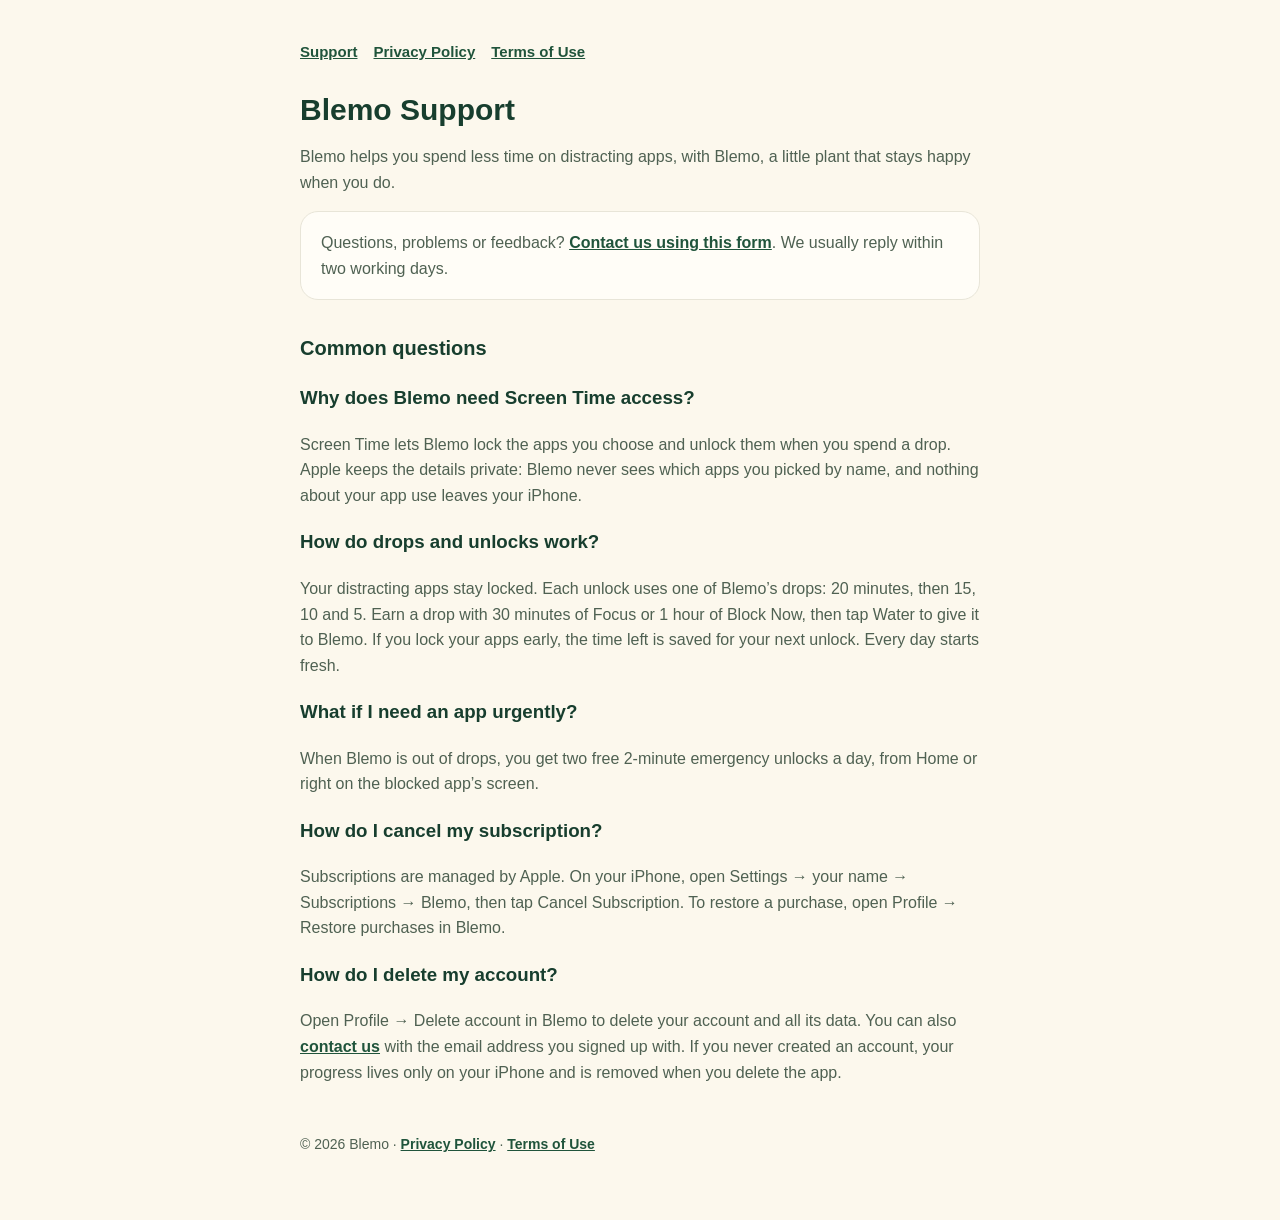
<file: index.html>
<!doctype html>
<html lang="en">
<head>
<meta charset="utf-8">
<meta name="viewport" content="width=device-width, initial-scale=1">
<title>Blemo Support</title>
<meta name="description" content="Help and contact for Blemo, the app that helps you spend less time on distracting apps.">
<link rel="stylesheet" href="style.css">
</head>
<body>
<main>
  <nav><a href="./">Support</a><a href="privacy/">Privacy Policy</a><a href="https://www.apple.com/legal/internet-services/itunes/dev/stdeula/">Terms of Use</a></nav>
  <h1>Blemo Support</h1>
  <p>Blemo helps you spend less time on distracting apps, with Blemo, a little plant that stays happy when you do.</p>

  <div class="card"><p>Questions, problems or feedback? <a href="https://tally.so/r/Zj47zV">Contact us using this form</a>. We usually reply within two working days.</p></div>

  <h2>Common questions</h2>
  <h3>Why does Blemo need Screen Time access?</h3>
  <p>Screen Time lets Blemo lock the apps you choose and unlock them when you spend a drop. Apple keeps the details private: Blemo never sees which apps you picked by name, and nothing about your app use leaves your iPhone.</p>
  <h3>How do drops and unlocks work?</h3>
  <p>Your distracting apps stay locked. Each unlock uses one of Blemo’s drops: 20 minutes, then 15, 10 and 5. Earn a drop with 30 minutes of Focus or 1 hour of Block Now, then tap Water to give it to Blemo. If you lock your apps early, the time left is saved for your next unlock. Every day starts fresh.</p>
  <h3>What if I need an app urgently?</h3>
  <p>When Blemo is out of drops, you get two free 2-minute emergency unlocks a day, from Home or right on the blocked app’s screen.</p>
  <h3>How do I cancel my subscription?</h3>
  <p>Subscriptions are managed by Apple. On your iPhone, open Settings → your name → Subscriptions → Blemo, then tap Cancel Subscription. To restore a purchase, open Profile → Restore purchases in Blemo.</p>
  <h3>How do I delete my account?</h3>
  <p>Open Profile → Delete account in Blemo to delete your account and all its data. You can also <a href="https://tally.so/r/Zj47zV">contact us</a> with the email address you signed up with. If you never created an account, your progress lives only on your iPhone and is removed when you delete the app.</p>

  <footer>© 2026 Blemo · <a href="privacy/">Privacy Policy</a> · <a href="https://www.apple.com/legal/internet-services/itunes/dev/stdeula/">Terms of Use</a></footer>
</main>
</body>
</html>
</file>
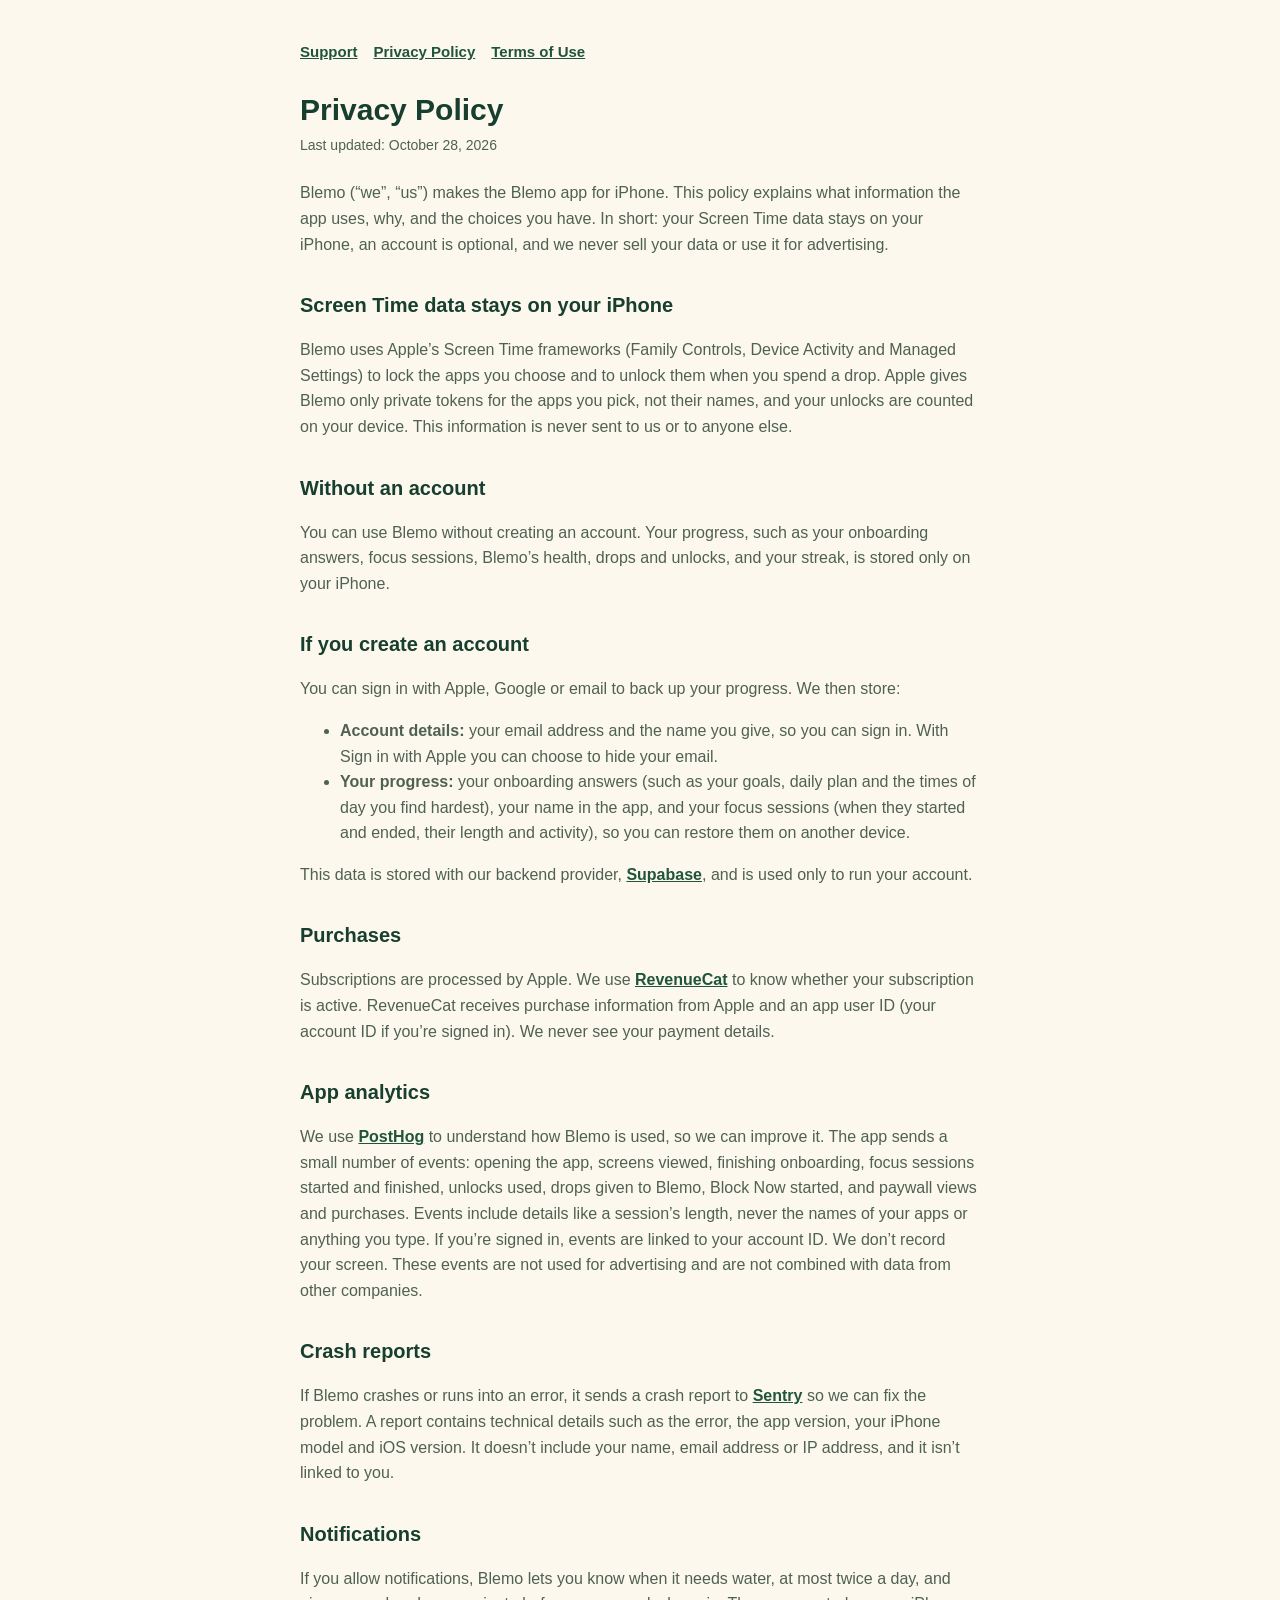
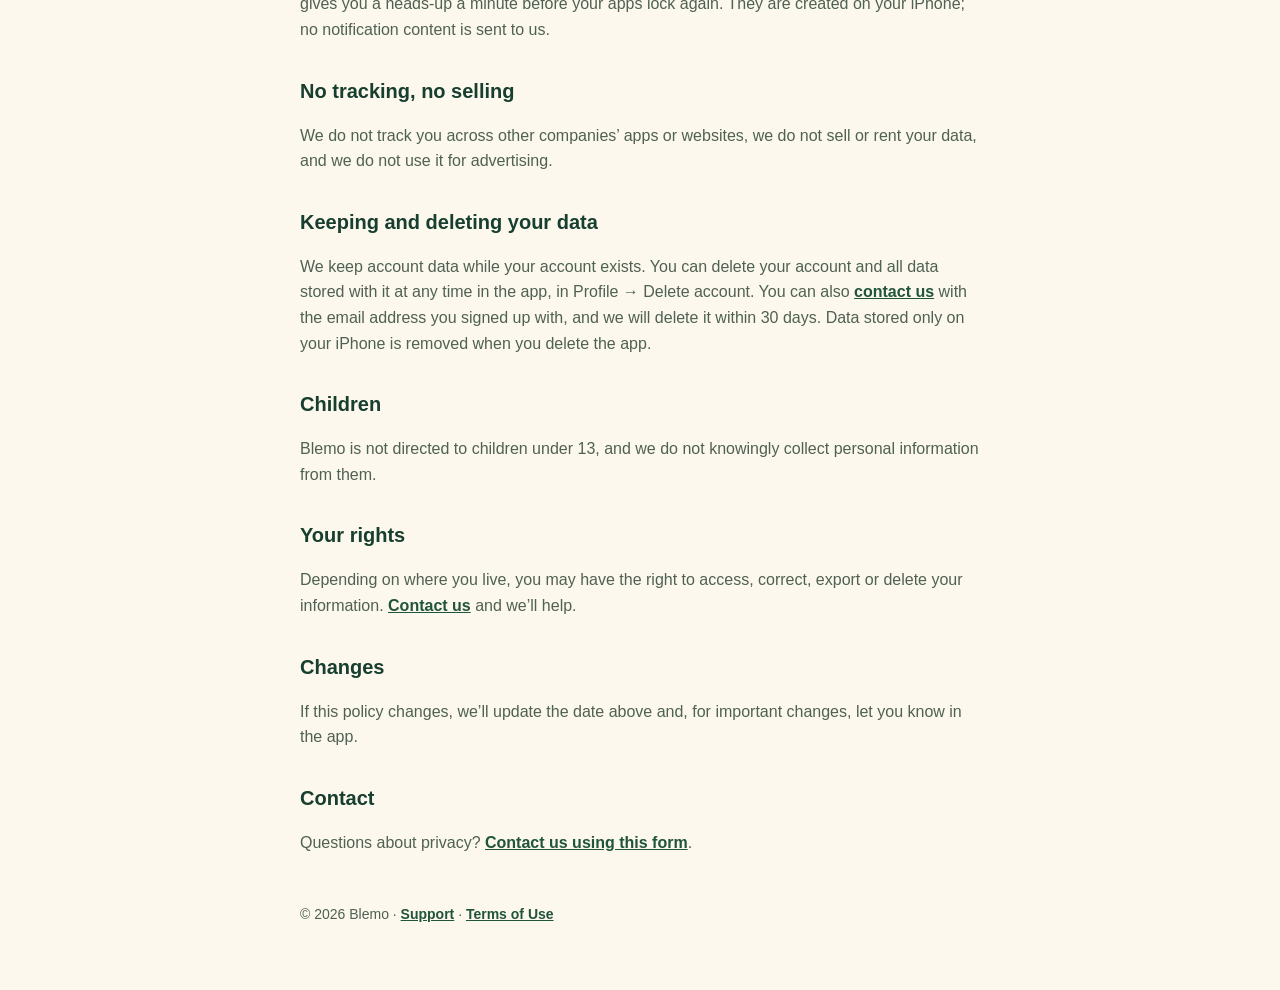
<file: privacy/index.html>
<!doctype html>
<html lang="en">
<head>
<meta charset="utf-8">
<meta name="viewport" content="width=device-width, initial-scale=1">
<title>Blemo Privacy Policy</title>
<meta name="description" content="How Blemo handles your information.">
<link rel="stylesheet" href="../style.css">
</head>
<body>
<main>
  <nav><a href="../">Support</a><a href="./">Privacy Policy</a><a href="https://www.apple.com/legal/internet-services/itunes/dev/stdeula/">Terms of Use</a></nav>
  <h1>Privacy Policy</h1>
  <p class="updated">Last updated: October 28, 2026</p>

  <p>Blemo (“we”, “us”) makes the Blemo app for iPhone. This policy explains what information the app uses, why, and the choices you have. In short: your Screen Time data stays on your iPhone, an account is optional, and we never sell your data or use it for advertising.</p>

  <h2>Screen Time data stays on your iPhone</h2>
  <p>Blemo uses Apple’s Screen Time frameworks (Family Controls, Device Activity and Managed Settings) to lock the apps you choose and to unlock them when you spend a drop. Apple gives Blemo only private tokens for the apps you pick, not their names, and your unlocks are counted on your device. This information is never sent to us or to anyone else.</p>

  <h2>Without an account</h2>
  <p>You can use Blemo without creating an account. Your progress, such as your onboarding answers, focus sessions, Blemo’s health, drops and unlocks, and your streak, is stored only on your iPhone.</p>

  <h2>If you create an account</h2>
  <p>You can sign in with Apple, Google or email to back up your progress. We then store:</p>
  <ul>
    <li><strong>Account details:</strong> your email address and the name you give, so you can sign in. With Sign in with Apple you can choose to hide your email.</li>
    <li><strong>Your progress:</strong> your onboarding answers (such as your goals, daily plan and the times of day you find hardest), your name in the app, and your focus sessions (when they started and ended, their length and activity), so you can restore them on another device.</li>
  </ul>
  <p>This data is stored with our backend provider, <a href="https://supabase.com/privacy">Supabase</a>, and is used only to run your account.</p>

  <h2>Purchases</h2>
  <p>Subscriptions are processed by Apple. We use <a href="https://www.revenuecat.com/privacy">RevenueCat</a> to know whether your subscription is active. RevenueCat receives purchase information from Apple and an app user ID (your account ID if you’re signed in). We never see your payment details.</p>

  <h2>App analytics</h2>
  <p>We use <a href="https://posthog.com/privacy">PostHog</a> to understand how Blemo is used, so we can improve it. The app sends a small number of events: opening the app, screens viewed, finishing onboarding, focus sessions started and finished, unlocks used, drops given to Blemo, Block Now started, and paywall views and purchases. Events include details like a session’s length, never the names of your apps or anything you type. If you’re signed in, events are linked to your account ID. We don’t record your screen. These events are not used for advertising and are not combined with data from other companies.</p>

  <h2>Crash reports</h2>
  <p>If Blemo crashes or runs into an error, it sends a crash report to <a href="https://sentry.io/privacy/">Sentry</a> so we can fix the problem. A report contains technical details such as the error, the app version, your iPhone model and iOS version. It doesn’t include your name, email address or IP address, and it isn’t linked to you.</p>

  <h2>Notifications</h2>
  <p>If you allow notifications, Blemo lets you know when it needs water, at most twice a day, and gives you a heads-up a minute before your apps lock again. They are created on your iPhone; no notification content is sent to us.</p>

  <h2>No tracking, no selling</h2>
  <p>We do not track you across other companies’ apps or websites, we do not sell or rent your data, and we do not use it for advertising.</p>

  <h2>Keeping and deleting your data</h2>
  <p>We keep account data while your account exists. You can delete your account and all data stored with it at any time in the app, in Profile → Delete account. You can also <a href="https://tally.so/r/Zj47zV">contact us</a> with the email address you signed up with, and we will delete it within 30 days. Data stored only on your iPhone is removed when you delete the app.</p>

  <h2>Children</h2>
  <p>Blemo is not directed to children under 13, and we do not knowingly collect personal information from them.</p>

  <h2>Your rights</h2>
  <p>Depending on where you live, you may have the right to access, correct, export or delete your information. <a href="https://tally.so/r/Zj47zV">Contact us</a> and we’ll help.</p>

  <h2>Changes</h2>
  <p>If this policy changes, we’ll update the date above and, for important changes, let you know in the app.</p>

  <h2>Contact</h2>
  <p>Questions about privacy? <a href="https://tally.so/r/Zj47zV">Contact us using this form</a>.</p>

  <footer>© 2026 Blemo · <a href="../">Support</a> · <a href="https://www.apple.com/legal/internet-services/itunes/dev/stdeula/">Terms of Use</a></footer>
</main>
</body>
</html>
</file>
<file: style.css>
:root { --bg: #FCF8ED; --ink: #173E2E; --muted: #4F6152; --accent: #20543B; --card: #FFFDF7; --line: #E8E5D8; }
@media (prefers-color-scheme: dark) { :root { --bg: #0C2A1F; --ink: #EDF7E5; --muted: #B8CBB6; --accent: #9FD9A8; --card: #123628; --line: #22493A; } }
* { box-sizing: border-box; }
body { margin: 0; background: var(--bg); color: var(--ink); font: 16px/1.6 -apple-system, BlinkMacSystemFont, "Segoe UI", Roboto, sans-serif; }
main { max-width: 720px; margin: 0 auto; padding: 40px 20px 64px; }
h1 { font-size: 30px; line-height: 1.2; margin: 0 0 6px; }
h2 { font-size: 20px; margin: 32px 0 8px; }
p, li { color: var(--muted); }
a { color: var(--accent); font-weight: 600; }
.updated { font-size: 14px; margin: 0 0 24px; }
.card { background: var(--card); border: 1px solid var(--line); border-radius: 18px; padding: 18px 20px; margin: 16px 0; }
.card p { margin: 0; }
nav { display: flex; gap: 16px; margin-bottom: 28px; font-size: 15px; }
footer { margin-top: 48px; font-size: 14px; color: var(--muted); }
</file>
